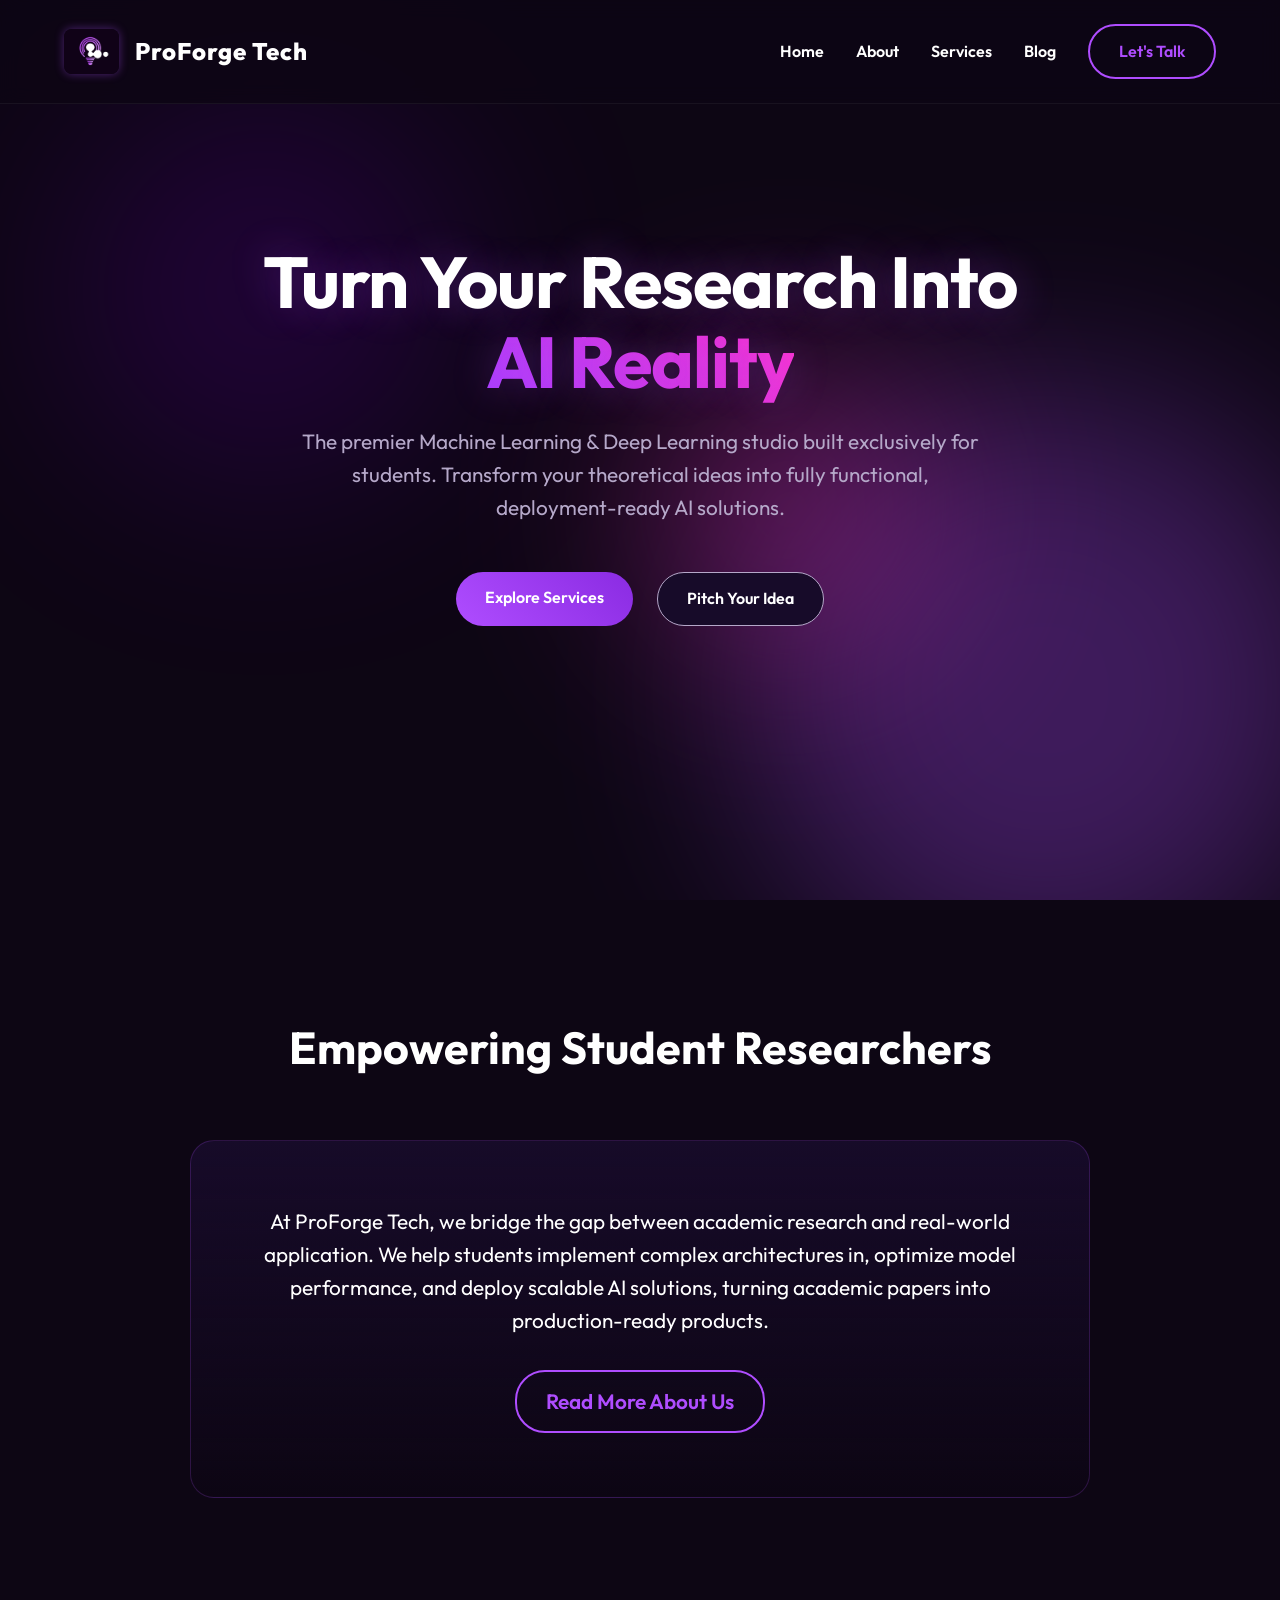
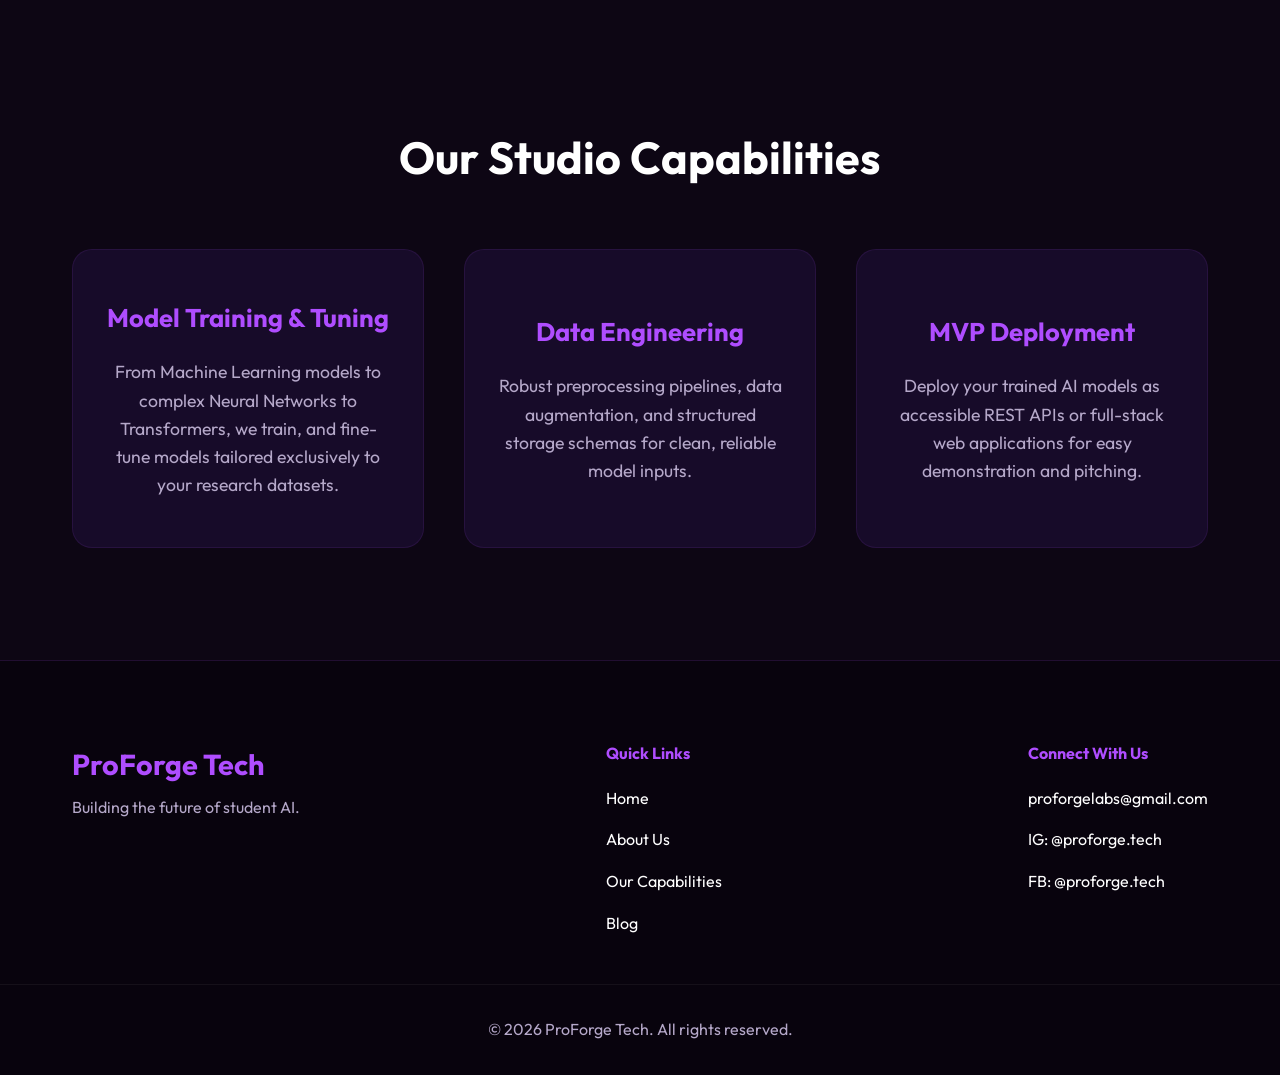
<file: index.html>
<!DOCTYPE html>
<html lang="en">

<head>
    <meta charset="UTF-8">
    <meta name="viewport" content="width=device-width, initial-scale=1.0">
    <title>ProForge Tech - Turn Your Research into AI Solutions</title>
    <meta name="description" content="ProForge Tech is a premier Machine Learning & Deep Learning studio helping students turn academic research into fully functional, deployment-ready AI solutions.">
    
    <!-- Open Graph / Facebook -->
    <meta property="og:type" content="website">
    <meta property="og:url" content="https://proforge.tech/">
    <meta property="og:title" content="ProForge Tech - Turn Your Research into AI Solutions">
    <meta property="og:description" content="ProForge Tech is a premier Machine Learning & Deep Learning studio helping students turn academic research into fully functional, deployment-ready AI solutions.">
    <meta property="og:image" content="https://proforge.tech/seo_banner.png">

    <!-- Twitter -->
    <meta property="twitter:card" content="summary_large_image">
    <meta property="twitter:url" content="https://proforge.tech/">
    <meta property="twitter:title" content="ProForge Tech - Turn Your Research into AI Solutions">
    <meta property="twitter:description" content="ProForge Tech is a premier Machine Learning & Deep Learning studio helping students turn academic research into fully functional, deployment-ready AI solutions.">
    <meta property="twitter:image" content="https://proforge.tech/seo_banner.png">

    <!-- Schema.org JSON-LD -->
    <script type="application/ld+json">
    {
      "@context": "https://schema.org",
      "@type": "Organization",
      "name": "ProForge Tech",
      "url": "https://proforge.tech",
      "logo": "https://proforge.tech/placeholder_logo.png",
      "description": "A premier Machine Learning & Deep Learning studio helping students turn academic research into fully functional, deployment-ready AI solutions.",
      "sameAs": [
        "https://instagram.com/proforge.tech",
        "https://facebook.com/proforge.tech"
      ]
    }
    </script>
    <link href="https://fonts.googleapis.com/css2?family=Outfit:wght@300;400;600;800&display=swap" rel="stylesheet">
    <link rel="stylesheet" href="styles.css">
</head>

<body>
    <header class="navbar">
        <div class="logo">
            <img src="placeholder_logo.png" alt="ProForge Tech Logo" id="brand-logo">
            <span>ProForge Tech</span>
        </div>
        <nav>
            <a href="index.html#home">Home</a>
            <a href="about.html">About</a>
            <a href="index.html#services">Services</a>
            <a href="blog.html">Blog</a>
            <a href="#contact" class="btn btn-outline">Let's Talk</a>
        </nav>
    </header>

    <main>
        <section class="hero" id="home">
            <div class="hero-content">
                <h1 class="glow-text">Turn Your Research Into <span class="highlight">AI Reality</span></h1>
                <p>The premier Machine Learning & Deep Learning studio built exclusively for students. Transform your
                    theoretical ideas into fully functional, deployment-ready AI solutions.</p>
                <div class="hero-buttons">
                    <a href="#services" class="btn btn-primary">Explore Services</a>
                    <a href="#contact" class="btn btn-secondary">Pitch Your Idea</a>
                </div>
            </div>
            <div class="floating-shapes">
                <!-- Abstract floating elements for ML vibe -->
                <div class="shape shape-1"></div>
                <div class="shape shape-2"></div>
                <div class="shape shape-3"></div>
            </div>
        </section>

        <section class="about" id="about">
            <div class="container">
                <h2>Empowering Student Researchers</h2>
                <div class="about-grid">
                    <div class="about-text">
                        <p>At ProForge Tech, we bridge the gap between academic research and real-world application. We
                            help students implement complex architectures in, optimize model performance, and deploy
                            scalable AI solutions, turning academic papers into production-ready products.</p>
                        <div style="margin-top: 2rem;">
                            <a href="about.html" class="btn btn-outline">Read More About Us</a>
                        </div>
                    </div>
                </div>
            </div>
        </section>

        <section class="services" id="services">
            <div class="container">
                <h2>Our Studio Capabilities</h2>
                <div class="service-grid">
                    <div class="service-card">
                        <h3>Model Training & Tuning</h3>
                        <p>From Machine Learning models to complex Neural Networks to Transformers, we
                            train, and fine-tune models
                            tailored exclusively to your research datasets.</p>
                    </div>
                    <div class="service-card">
                        <h3>Data Engineering</h3>
                        <p>Robust preprocessing pipelines, data augmentation, and structured storage schemas for clean,
                            reliable model inputs.</p>
                    </div>
                    <div class="service-card">
                        <h3>MVP Deployment</h3>
                        <p>Deploy your trained AI models as accessible REST APIs or full-stack web applications for easy
                            demonstration and pitching.</p>
                    </div>
                </div>
            </div>
        </section>
    </main>

    <footer id="contact">
        <div class="container footer-content">
            <div class="footer-brand">
                <h3>ProForge Tech</h3>
                <p>Building the future of student AI.</p>
            </div>
            <div class="footer-links">
                <h4 style="color: var(--accent-primary); margin-bottom: 0.2rem;">Quick Links</h4>
                <a href="index.html#home">Home</a>
                <a href="about.html">About Us</a>
                <a href="index.html#services">Our Capabilities</a>
                <a href="blog.html">Blog</a>
            </div>
            <div class="footer-links">
                <h4 style="color: var(--accent-primary); margin-bottom: 0.2rem;">Connect With Us</h4>
                <a href="mailto:proforgelabs@gmail.com">proforgelabs@gmail.com</a>
                <a href="https://instagram.com/proforge.tech" target="_blank" rel="noopener noreferrer">IG: @proforge.tech</a>
                <a href="https://facebook.com/proforge.tech" target="_blank" rel="noopener noreferrer">FB: @proforge.tech</a>
            </div>
        </div>
        <div class="footer-bottom">
            <p>&copy; 2026 ProForge Tech. All rights reserved.</p>
        </div>
    </footer>

    <script src="script.js"></script>
</body>

</html>
</file>
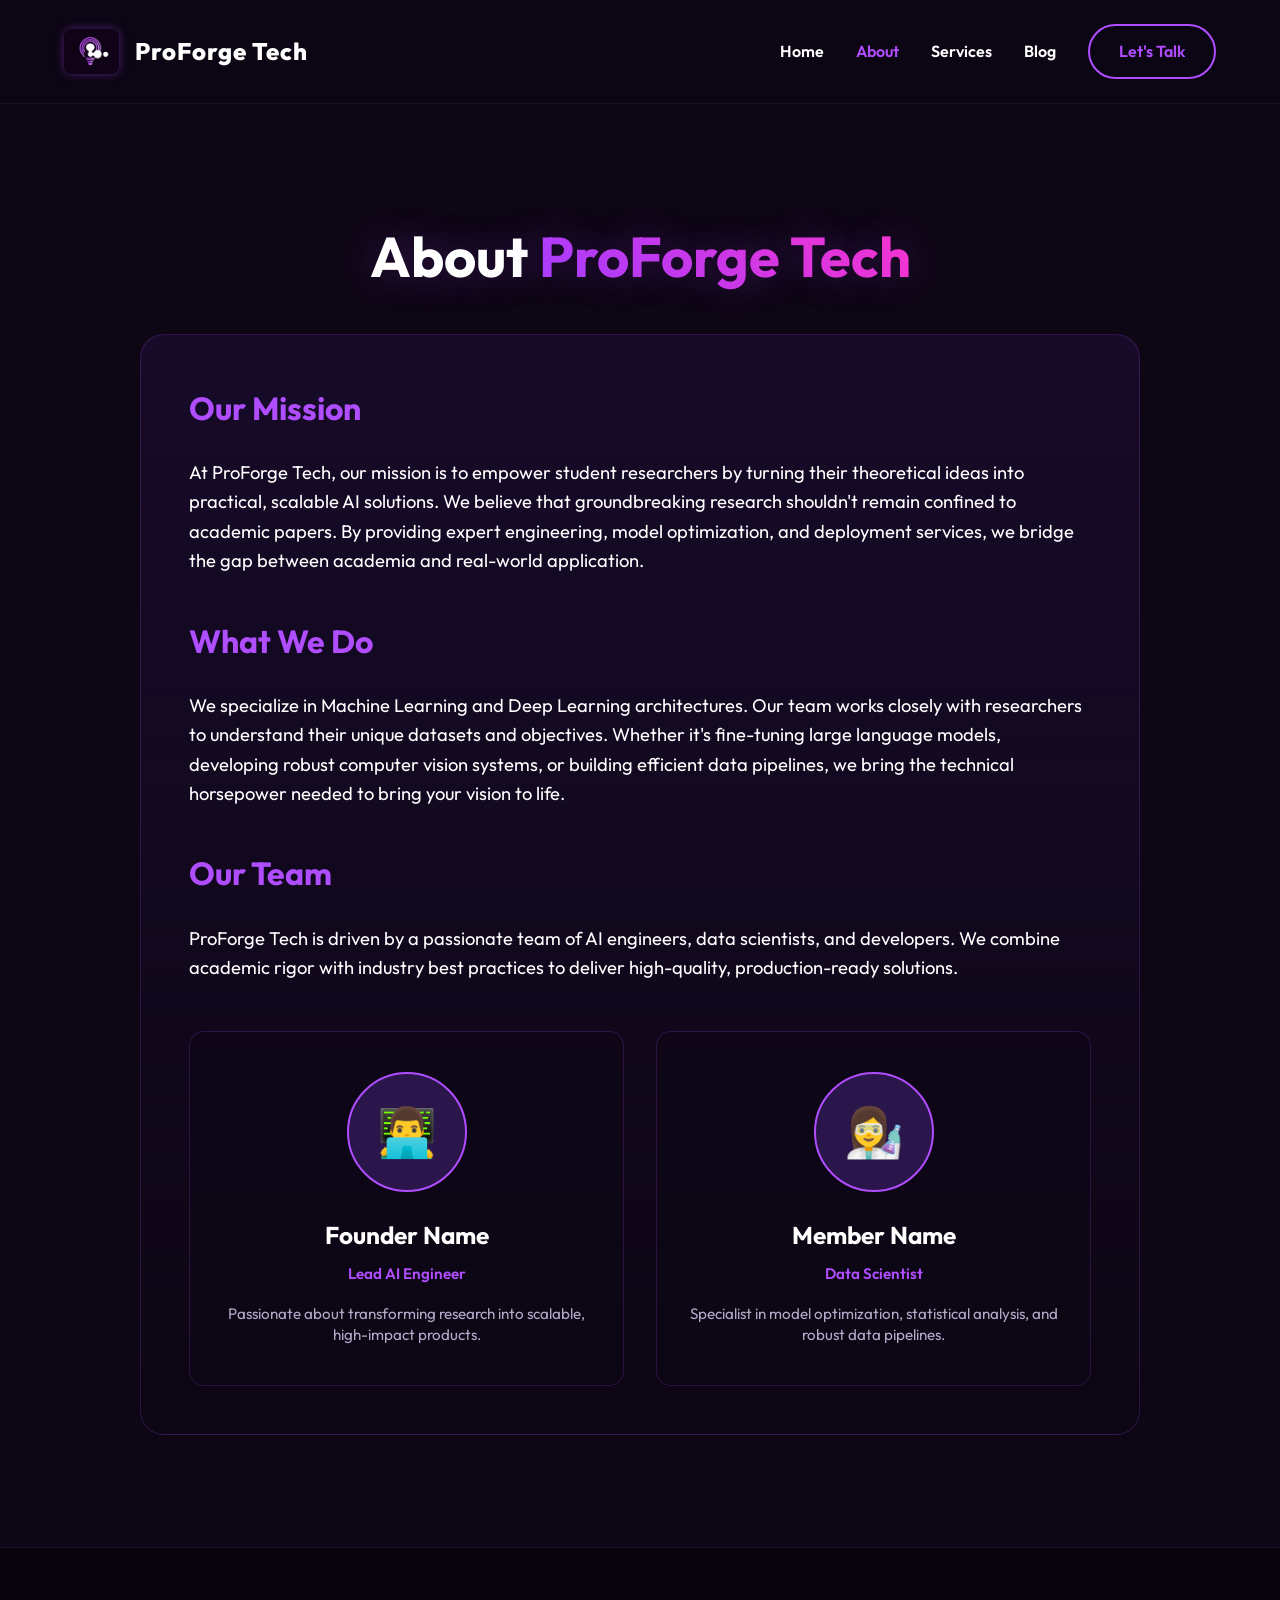
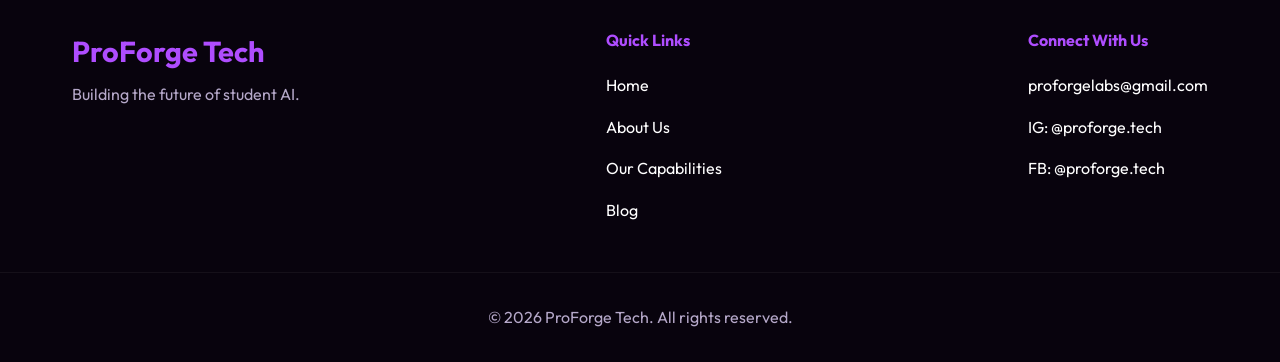
<file: about.html>
<!DOCTYPE html>
<html lang="en">

<head>
    <meta charset="UTF-8">
    <meta name="viewport" content="width=device-width, initial-scale=1.0">
    <title>About Us - ProForge Tech</title>
    <meta name="description"
        content="Learn more about ProForge Tech, our mission, and the team behind our AI solutions for student researchers.">

    <!-- Open Graph / Facebook -->
    <meta property="og:type" content="website">
    <meta property="og:url" content="https://proforge.tech/about.html">
    <meta property="og:title" content="About Us - ProForge Tech">
    <meta property="og:description"
        content="Learn more about ProForge Tech, our mission, and the team behind our AI solutions for student researchers.">
    <meta property="og:image" content="https://proforge.tech/seo_banner.png">

    <!-- Twitter -->
    <meta property="twitter:card" content="summary_large_image">
    <meta property="twitter:url" content="https://proforge.tech/about.html">
    <meta property="twitter:title" content="About Us - ProForge Tech">
    <meta property="twitter:description"
        content="Learn more about ProForge Tech, our mission, and the team behind our AI solutions for student researchers.">
    <meta property="twitter:image" content="https://proforge.tech/seo_banner.png">

    <link href="https://fonts.googleapis.com/css2?family=Outfit:wght@300;400;600;800&display=swap" rel="stylesheet">
    <link rel="stylesheet" href="styles.css">
</head>

<body>
    <header class="navbar">
        <div class="logo">
            <a href="index.html"
                style="display: flex; align-items: center; gap: 1rem; color: var(--text-main); text-decoration: none;">
                <img src="placeholder_logo.png" alt="ProForge Tech Logo" id="brand-logo">
                <span>ProForge Tech</span>
            </a>
        </div>
        <nav>
            <a href="index.html#home">Home</a>
            <a href="about.html" style="color: var(--accent-primary);">About</a>
            <a href="index.html#services">Services</a>
            <a href="blog.html">Blog</a>
            <a href="#contact" class="btn btn-outline">Let's Talk</a>
        </nav>
    </header>

    <main style="padding-top: 100px;">
        <section class="about-page">
            <div class="container">
                <h1 class="glow-text" style="text-align: center; font-size: 3.5rem; margin-bottom: 2rem;">About <span
                        class="highlight">ProForge Tech</span></h1>

                <div class="about-text" style="max-width: 1000px; padding: 3rem; text-align: left;">
                    <h2 style="font-size: 2rem; margin-bottom: 1.5rem; color: var(--accent-primary); text-align: left;">
                        Our Mission</h2>
                    <p style="text-align: left; margin-bottom: 2.5rem; font-size: 1.15rem;">
                        At ProForge Tech, our mission is to empower student researchers by turning their theoretical
                        ideas into practical, scalable AI solutions. We believe that groundbreaking research shouldn't
                        remain confined to academic papers. By providing expert engineering, model optimization, and
                        deployment services, we bridge the gap between academia and real-world application.
                    </p>

                    <h2 style="font-size: 2rem; margin-bottom: 1.5rem; color: var(--accent-primary); text-align: left;">
                        What We Do</h2>
                    <p style="text-align: left; margin-bottom: 2.5rem; font-size: 1.15rem;">
                        We specialize in Machine Learning and Deep Learning architectures. Our team works closely with
                        researchers to understand their unique datasets and objectives. Whether it's fine-tuning large
                        language models, developing robust computer vision systems, or building efficient data
                        pipelines, we bring the technical horsepower needed to bring your vision to life.
                    </p>

                    <h2 style="font-size: 2rem; margin-bottom: 1.5rem; color: var(--accent-primary); text-align: left;">
                        Our Team</h2>
                    <p style="text-align: left; margin-bottom: 2rem; font-size: 1.15rem;">
                        ProForge Tech is driven by a passionate team of AI engineers, data scientists, and developers.
                        We combine academic rigor with industry best practices to deliver high-quality, production-ready
                        solutions.
                    </p>

                    <div class="team-grid"
                        style="display: grid; grid-template-columns: repeat(auto-fit, minmax(250px, 1fr)); gap: 2rem; margin-top: 3rem;">
                        <div class="team-member"
                            style="background: rgba(13, 6, 20, 0.5); padding: 2.5rem 2rem; border-radius: 15px; border: 1px solid rgba(175, 77, 255, 0.2); text-align: center; transition: all 0.3s ease;">
                            <div
                                style="width: 120px; height: 120px; border-radius: 50%; background: #2a164a; margin: 0 auto 1.5rem; border: 2px solid var(--accent-primary); display: flex; align-items: center; justify-content: center; overflow: hidden;">
                                <!-- Placeholder for team member image -->
                                <span style="font-size: 3rem; color: var(--accent-primary);">👨‍💻</span>
                            </div>
                            <h3 style="color: var(--text-main); margin-bottom: 0.5rem;">Founder Name</h3>
                            <p
                                style="color: var(--accent-primary); font-size: 0.95rem; margin-bottom: 1rem; font-weight: 600;">
                                Lead AI Engineer</p>
                            <p style="color: var(--text-muted); font-size: 0.95rem; line-height: 1.4;">Passionate about
                                transforming research into scalable, high-impact products.</p>
                        </div>
                        <div class="team-member"
                            style="background: rgba(13, 6, 20, 0.5); padding: 2.5rem 2rem; border-radius: 15px; border: 1px solid rgba(175, 77, 255, 0.2); text-align: center; transition: all 0.3s ease;">
                            <div
                                style="width: 120px; height: 120px; border-radius: 50%; background: #2a164a; margin: 0 auto 1.5rem; border: 2px solid var(--accent-primary); display: flex; align-items: center; justify-content: center; overflow: hidden;">
                                <!-- Placeholder for team member image -->
                                <span style="font-size: 3rem; color: var(--accent-primary);">👩‍🔬</span>
                            </div>
                            <h3 style="color: var(--text-main); margin-bottom: 0.5rem;">Member Name</h3>
                            <p
                                style="color: var(--accent-primary); font-size: 0.95rem; margin-bottom: 1rem; font-weight: 600;">
                                Data Scientist</p>
                            <p style="color: var(--text-muted); font-size: 0.95rem; line-height: 1.4;">Specialist in
                                model optimization, statistical analysis, and robust data pipelines.</p>
                        </div>
                    </div>
                </div>
            </div>
        </section>
    </main>

    <footer id="contact">
        <div class="container footer-content">
            <div class="footer-brand">
                <h3>ProForge Tech</h3>
                <p>Building the future of student AI.</p>
            </div>
            <div class="footer-links">
                <h4 style="color: var(--accent-primary); margin-bottom: 0.2rem;">Quick Links</h4>
                <a href="index.html#home">Home</a>
                <a href="about.html">About Us</a>
                <a href="index.html#services">Our Capabilities</a>
                <a href="blog.html">Blog</a>
            </div>
            <div class="footer-links">
                <h4 style="color: var(--accent-primary); margin-bottom: 0.2rem;">Connect With Us</h4>
                <a href="mailto:proforgelabs@gmail.com">proforgelabs@gmail.com</a>
                <a href="https://instagram.com/proforge.tech" target="_blank" rel="noopener noreferrer">IG:
                    @proforge.tech</a>
                <a href="https://facebook.com/proforge.tech" target="_blank" rel="noopener noreferrer">FB:
                    @proforge.tech</a>
            </div>
        </div>
        <div class="footer-bottom">
            <p>&copy; 2026 ProForge Tech. All rights reserved.</p>
        </div>
    </footer>

    <script src="script.js"></script>
</body>

</html>
</file>
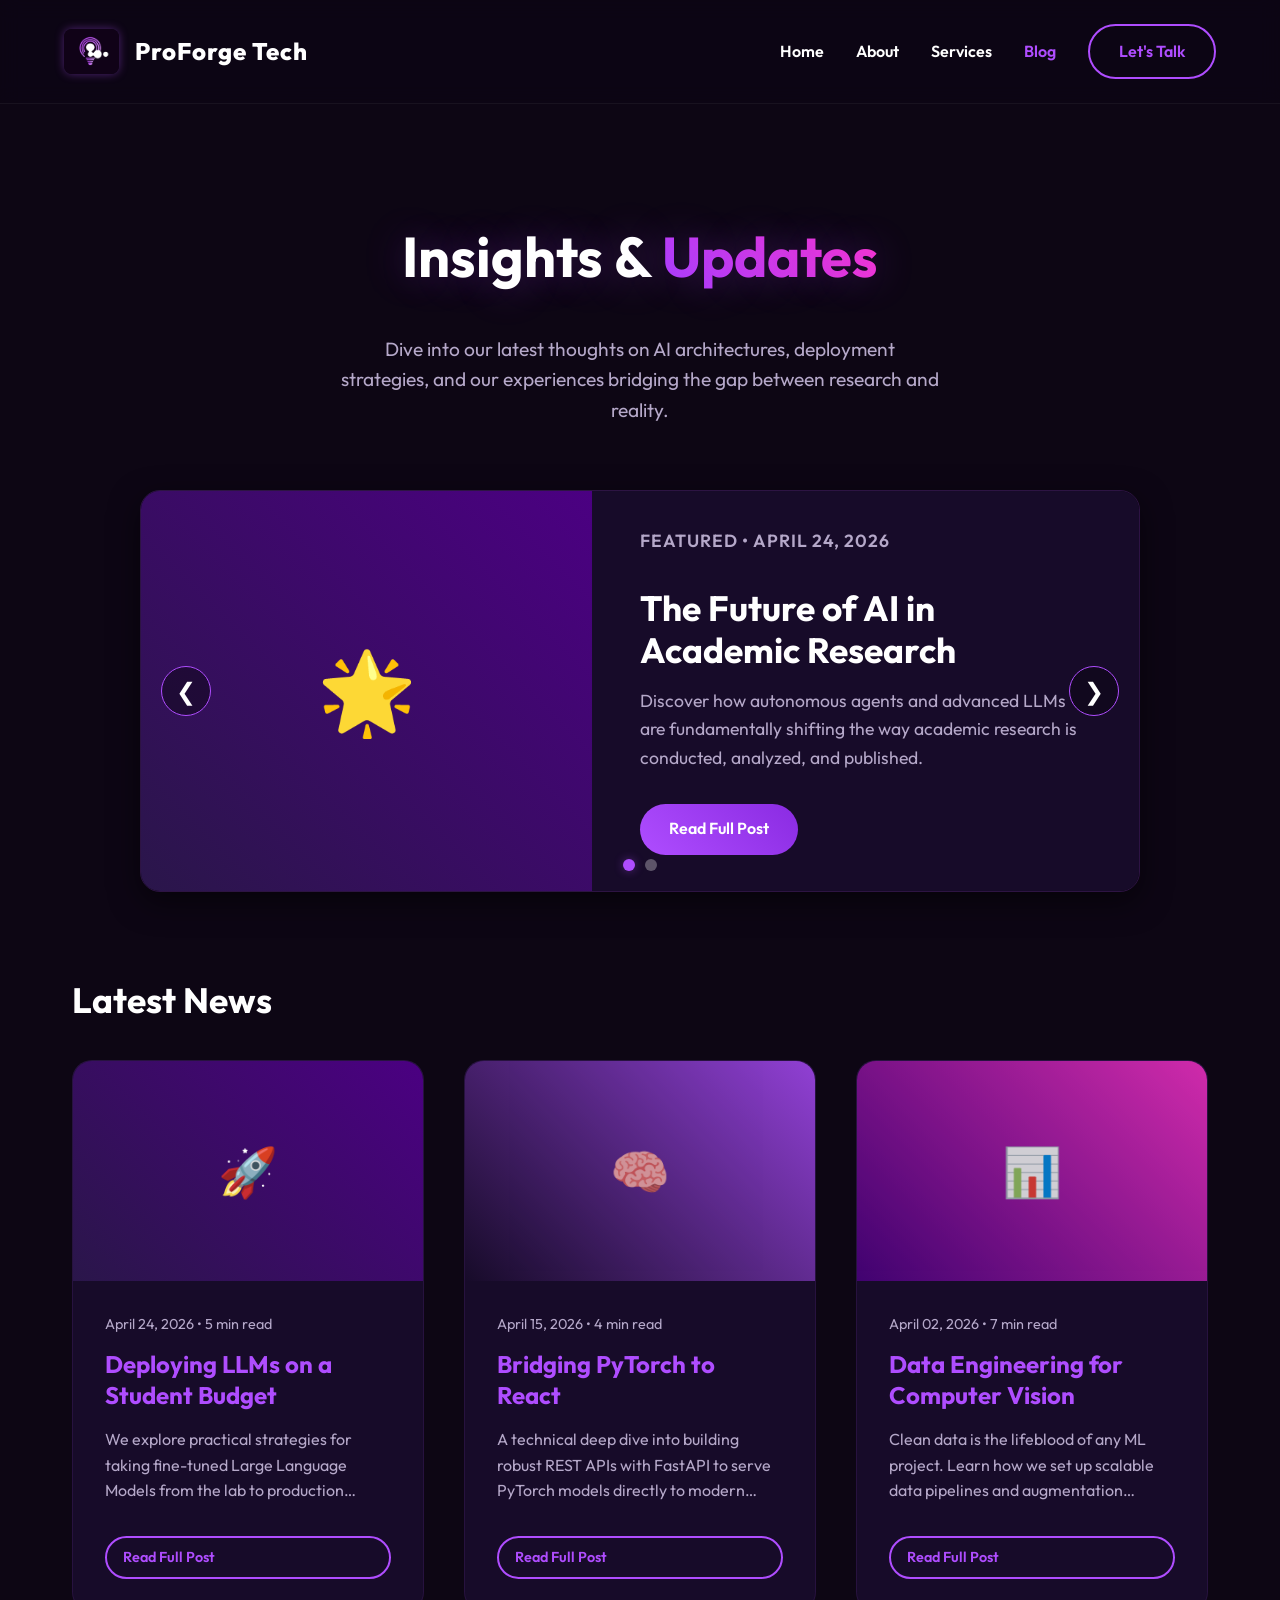
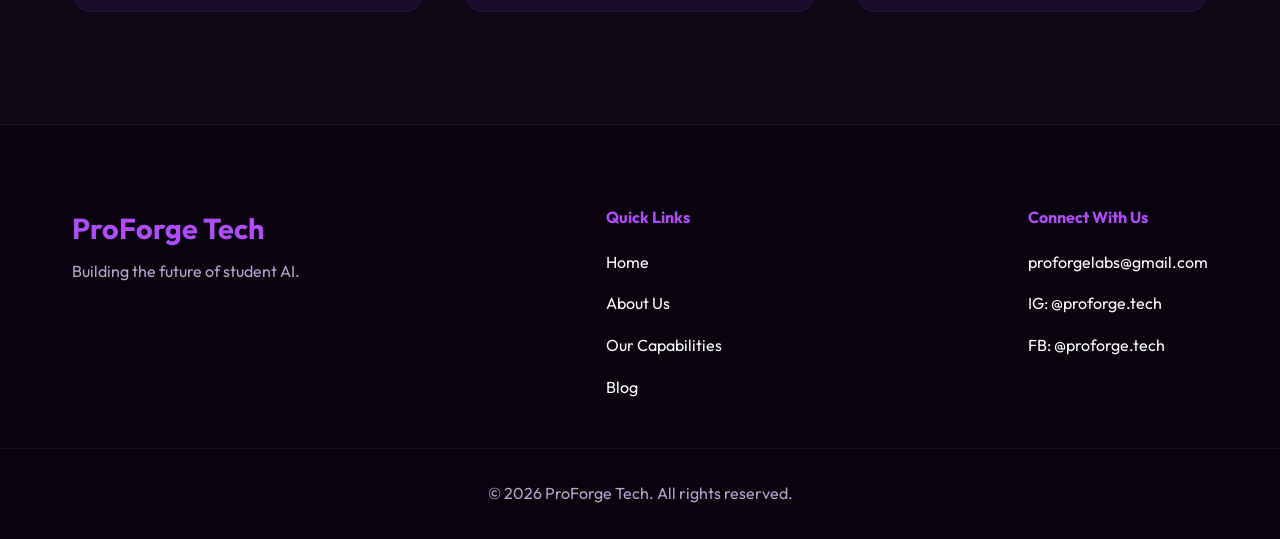
<file: blog.html>
<!DOCTYPE html>
<html lang="en">

<head>
    <meta charset="UTF-8">
    <meta name="viewport" content="width=device-width, initial-scale=1.0">
    <title>Blog - ProForge Tech</title>
    <meta name="description"
        content="Read the latest insights, research discussions, and AI engineering updates from the ProForge Tech team.">

    <!-- Open Graph / Facebook -->
    <meta property="og:type" content="website">
    <meta property="og:url" content="https://proforge.tech/blog.html">
    <meta property="og:title" content="Blog - ProForge Tech">
    <meta property="og:description"
        content="Read the latest insights, research discussions, and AI engineering updates from the ProForge Tech team.">
    <meta property="og:image" content="https://proforge.tech/seo_banner.png">

    <!-- Twitter -->
    <meta property="twitter:card" content="summary_large_image">
    <meta property="twitter:url" content="https://proforge.tech/blog.html">
    <meta property="twitter:title" content="Blog - ProForge Tech">
    <meta property="twitter:description"
        content="Read the latest insights, research discussions, and AI engineering updates from the ProForge Tech team.">
    <meta property="twitter:image" content="https://proforge.tech/seo_banner.png">

    <link href="https://fonts.googleapis.com/css2?family=Outfit:wght@300;400;600;800&display=swap" rel="stylesheet">
    <link rel="stylesheet" href="styles.css">
</head>

<body>
    <header class="navbar">
        <div class="logo">
            <a href="index.html"
                style="display: flex; align-items: center; gap: 1rem; color: var(--text-main); text-decoration: none;">
                <img src="placeholder_logo.png" alt="ProForge Tech Logo" id="brand-logo">
                <span>ProForge Tech</span>
            </a>
        </div>
        <nav>
            <a href="index.html#home">Home</a>
            <a href="about.html">About</a>
            <a href="index.html#services">Services</a>
            <a href="blog.html" style="color: var(--accent-primary);">Blog</a>
            <a href="#contact" class="btn btn-outline">Let's Talk</a>
        </nav>
    </header>

    <main style="padding-top: 100px;">
        <section class="blog-page">
            <div class="container">
                <h1 class="glow-text" style="text-align: center; font-size: 3.5rem; margin-bottom: 2rem;">Insights &
                    <span class="highlight">Updates</span>
                </h1>
                <p
                    style="text-align: center; color: var(--text-muted); font-size: 1.2rem; margin-bottom: 4rem; max-width: 600px; margin-left: auto; margin-right: auto;">
                    Dive into our latest thoughts on AI architectures, deployment strategies, and our experiences
                    bridging the gap between research and reality.
                </p>

                <div class="carousel-container">
                    <div class="carousel-inner" id="blog-carousel">
                        <div class="carousel-item">
                            <div class="carousel-item-image">🌟</div>
                            <div class="carousel-item-content">
                                <p class="carousel-meta">Featured • April 24, 2026</p>
                                <h2>The Future of AI in Academic Research</h2>
                                <p>Discover how autonomous agents and advanced LLMs are fundamentally shifting the way
                                    academic research is conducted, analyzed, and published.</p>
                                <div style="margin-top: auto;"><a href="post-future-ai.html"
                                        class="btn btn-primary">Read Full Post</a></div>
                            </div>
                        </div>
                        <div class="carousel-item">
                            <div class="carousel-item-image">⚙️</div>
                            <div class="carousel-item-content">
                                <p class="carousel-meta">Engineering • April 18, 2026</p>
                                <h2>Optimizing Transformer Models</h2>
                                <p>A deep dive into techniques for reducing memory overhead and inference latency when
                                    running large transformer models on consumer hardware.</p>
                                <div style="margin-top: auto;"><a href="post-optimizing-transformers.html"
                                        class="btn btn-primary">Read Full Post</a></div>
                            </div>
                        </div>
                    </div>
                    <div class="carousel-control prev" id="carousel-prev">❮</div>
                    <div class="carousel-control next" id="carousel-next">❯</div>
                    <div class="carousel-indicators" id="carousel-indicators">
                        <div class="indicator active" data-slide="0"></div>
                        <div class="indicator" data-slide="1"></div>
                    </div>
                </div>

                <h2 style="font-size: 2.2rem; margin: 4rem 0 2rem; color: var(--text-main); text-align: left;">Latest
                    News</h2>
                <div class="blog-grid">

                    <!-- Blog Post 1 -->
                    <article class="blog-card">
                        <div class="blog-image" style="background: linear-gradient(45deg, #2a164a, #4b0082);">
                            <span style="font-size: 3rem;">🚀</span>
                        </div>
                        <div class="blog-content">
                            <p class="blog-meta">April 24, 2026 • 5 min read</p>
                            <h3>Deploying LLMs on a Student Budget</h3>
                            <p class="blog-excerpt">
                                We explore practical strategies for taking fine-tuned Large Language Models from the lab
                                to production without breaking the bank. From quantization to serverless architectures,
                                here is how we do it at ProForge Tech.
                            </p>
                            <a href="#" class="btn btn-outline" style="padding: 0.5rem 1rem; font-size: 0.9rem;">Read
                                Full Post</a>
                        </div>
                    </article>

                    <!-- Blog Post 2 -->
                    <article class="blog-card">
                        <div class="blog-image"
                            style="background: linear-gradient(45deg, #170b29, var(--accent-primary)); opacity: 0.8;">
                            <span style="font-size: 3rem;">🧠</span>
                        </div>
                        <div class="blog-content">
                            <p class="blog-meta">April 15, 2026 • 4 min read</p>
                            <h3>Bridging PyTorch to React</h3>
                            <p class="blog-excerpt">
                                A technical deep dive into building robust REST APIs with FastAPI to serve PyTorch
                                models directly to modern React frontends. We share our boilerplate setup and best
                                practices.
                            </p>
                            <a href="#" class="btn btn-outline" style="padding: 0.5rem 1rem; font-size: 0.9rem;">Read
                                Full Post</a>
                        </div>
                    </article>

                    <!-- Blog Post 3 -->
                    <article class="blog-card">
                        <div class="blog-image"
                            style="background: linear-gradient(45deg, #4b0082, var(--accent-secondary)); opacity: 0.8;">
                            <span style="font-size: 3rem;">📊</span>
                        </div>
                        <div class="blog-content">
                            <p class="blog-meta">April 02, 2026 • 7 min read</p>
                            <h3>Data Engineering for Computer Vision</h3>
                            <p class="blog-excerpt">
                                Clean data is the lifeblood of any ML project. Learn how we set up scalable data
                                pipelines and augmentation strategies for complex computer vision research projects.
                            </p>
                            <a href="#" class="btn btn-outline" style="padding: 0.5rem 1rem; font-size: 0.9rem;">Read
                                Full Post</a>
                        </div>
                    </article>

                </div>
            </div>
        </section>
    </main>

    <footer id="contact">
        <div class="container footer-content">
            <div class="footer-brand">
                <h3>ProForge Tech</h3>
                <p>Building the future of student AI.</p>
            </div>
            <div class="footer-links">
                <h4 style="color: var(--accent-primary); margin-bottom: 0.2rem;">Quick Links</h4>
                <a href="index.html#home">Home</a>
                <a href="about.html">About Us</a>
                <a href="index.html#services">Our Capabilities</a>
                <a href="blog.html">Blog</a>
            </div>
            <div class="footer-links">
                <h4 style="color: var(--accent-primary); margin-bottom: 0.2rem;">Connect With Us</h4>
                <a href="mailto:proforgelabs@gmail.com">proforgelabs@gmail.com</a>
                <a href="https://instagram.com/proforge.tech" target="_blank" rel="noopener noreferrer">IG:
                    @proforge.tech</a>
                <a href="https://facebook.com/proforge.tech" target="_blank" rel="noopener noreferrer">FB:
                    @proforge.tech</a>
            </div>
        </div>
        <div class="footer-bottom">
            <p>&copy; 2026 ProForge Tech. All rights reserved.</p>
        </div>
    </footer>

    <script src="script.js"></script>
</body>

</html>
</file>
<file: styles.css>
:root {
    --bg-color: #0d0614;
    --card-bg: #170b29;
    --accent-primary: #af4dff;
    --accent-secondary: #ff33cc;
    --text-main: #ffffff;
    --text-muted: #b5a8c9;
    --glow-color: rgba(175, 77, 255, 0.4);
}

* {
    margin: 0;
    padding: 0;
    box-sizing: border-box;
}

body {
    background-color: var(--bg-color);
    color: var(--text-main);
    font-family: 'Outfit', sans-serif;
    line-height: 1.6;
    overflow-x: hidden;
}

a {
    text-decoration: none;
    color: var(--text-main);
    transition: color 0.3s;
}

a:hover {
    color: var(--accent-primary);
}

.container {
    max-width: 1200px;
    margin: 0 auto;
    padding: 0 2rem;
}

/* Navbar */
.navbar {
    display: flex;
    justify-content: space-between;
    align-items: center;
    padding: 1.5rem 5%;
    background: rgba(13, 6, 20, 0.85);
    backdrop-filter: blur(10px);
    position: fixed;
    top: 0;
    width: 100%;
    z-index: 1000;
    border-bottom: 1px solid rgba(255, 255, 255, 0.05);
}

.logo {
    display: flex;
    align-items: center;
    gap: 1rem;
    font-size: 1.5rem;
    font-weight: 800;
    color: var(--text-main);
    letter-spacing: 1px;
}

.logo img {
    height: 45px;
    width: auto;
    border-radius: 8px;
    box-shadow: 0 0 10px var(--glow-color);
}

nav {
    display: flex;
    gap: 2rem;
    align-items: center;
}

nav a {
    font-weight: 600;
}

.btn {
    padding: 0.8rem 1.8rem;
    border-radius: 30px;
    font-weight: 600;
    transition: all 0.3s ease;
    cursor: pointer;
    border: none;
    display: inline-block;
}

.btn-outline {
    background: transparent;
    border: 2px solid var(--accent-primary);
    color: var(--accent-primary);
}

.btn-outline:hover {
    background: var(--accent-primary);
    color: var(--text-main);
    box-shadow: 0 0 15px var(--glow-color);
}

.btn-primary {
    background: linear-gradient(45deg, var(--accent-primary), #8a2be2);
    color: white;
}

.btn-primary:hover {
    box-shadow: 0 0 20px var(--glow-color);
    transform: translateY(-2px);
}

.btn-secondary {
    background: var(--card-bg);
    color: var(--text-main);
    border: 1px solid var(--text-muted);
}

.btn-secondary:hover {
    background: #251242;
    border-color: var(--accent-primary);
}

/* Hero Section */
.hero {
    min-height: 100vh;
    display: flex;
    align-items: center;
    justify-content: center;
    position: relative;
    padding-top: 80px;
    text-align: center;
}

.hero-content {
    max-width: 850px;
    z-index: 2;
    padding: 2rem;
}

.hero h1 {
    font-size: 4.5rem;
    line-height: 1.1;
    margin-bottom: 1.5rem;
    letter-spacing: -1px;
}

.highlight {
    background: linear-gradient(45deg, #a73eff, #ff33cc);
    -webkit-background-clip: text;
    -webkit-text-fill-color: transparent;
}

.glow-text {
    text-shadow: 0 0 40px rgba(175, 77, 255, 0.3);
}

.hero p {
    font-size: 1.3rem;
    color: var(--text-muted);
    margin-bottom: 3rem;
    max-width: 700px;
    margin-left: auto;
    margin-right: auto;
}

.hero-buttons {
    display: flex;
    gap: 1.5rem;
    justify-content: center;
}

/* Abstract Floating Shapes */
.floating-shapes {
    position: absolute;
    top: 0;
    left: 0;
    width: 100%;
    height: 100%;
    overflow: hidden;
    z-index: 1;
    pointer-events: none;
}

.shape {
    position: absolute;
    filter: blur(100px);
    border-radius: 50%;
    opacity: 0.3;
    animation: float 12s infinite alternate ease-in-out;
}

.shape-1 {
    width: 400px;
    height: 400px;
    background: #4b0082;
    top: 10%;
    left: 5%;
}

.shape-2 {
    width: 600px;
    height: 600px;
    background: var(--accent-primary);
    bottom: -10%;
    right: -5%;
    animation-delay: -5s;
}

.shape-3 {
    width: 300px;
    height: 300px;
    background: var(--accent-secondary);
    top: 40%;
    left: 50%;
    animation-duration: 20s;
}

@keyframes float {
    0% {
        transform: translate(0, 0) scale(1);
    }

    100% {
        transform: translate(40px, -60px) scale(1.1);
    }
}

/* Sections General */
section {
    padding: 7rem 0;
    position: relative;
    z-index: 2;
}

h2 {
    font-size: 2.8rem;
    margin-bottom: 3.5rem;
    text-align: center;
    color: var(--text-main);
}

/* About & Services Grid */
.service-grid {
    display: grid;
    grid-template-columns: repeat(auto-fit, minmax(320px, 1fr));
    gap: 2.5rem;
}

.service-card {
    background: var(--card-bg);
    padding: 3rem 2rem;
    border-radius: 20px;
    border: 1px solid rgba(175, 77, 255, 0.1);
    transition: transform 0.4s cubic-bezier(0.175, 0.885, 0.32, 1.275), box-shadow 0.4s, border-color 0.4s;
    display: flex;
    flex-direction: column;
    justify-content: center;
}

.service-card:hover {
    transform: translateY(-15px);
    box-shadow: 0 15px 40px rgba(0, 0, 0, 0.6);
    border-color: var(--accent-primary);
}

.service-card h3 {
    font-size: 1.6rem;
    margin-bottom: 1.2rem;
    color: var(--accent-primary);
    text-align: center;
}

.service-card p {
    color: var(--text-muted);
    font-size: 1.1rem;
    text-align: center;
}

.about-text {
    background: linear-gradient(180deg, var(--card-bg), transparent);
    padding: 4rem;
    border-radius: 24px;
    text-align: center;
    border: 1px solid rgba(175, 77, 255, 0.2);
    font-size: 1.3rem;
    max-width: 900px;
    margin: 0 auto;
}

.about-text strong {
    color: var(--accent-primary);
}

/* Footer */
footer {
    background: #08030d;
    padding: 5rem 0 2rem;
    border-top: 1px solid rgba(175, 77, 255, 0.15);
    position: relative;
    z-index: 2;
}

.footer-content {
    display: flex;
    justify-content: space-between;
    margin-bottom: 3rem;
    flex-wrap: wrap;
    gap: 2rem;
}

.footer-brand h3 {
    font-size: 1.8rem;
    margin-bottom: 0.5rem;
    color: var(--accent-primary);
}

.footer-brand p {
    color: var(--text-muted);
}

.footer-links {
    display: flex;
    flex-direction: column;
    gap: 1rem;
}

.footer-links a:hover {
    padding-left: 5px;
    color: var(--accent-primary);
}

.footer-bottom {
    text-align: center;
    color: var(--text-muted);
    font-size: 1rem;
    border-top: 1px solid rgba(255, 255, 255, 0.05);
    padding-top: 2rem;
}

/* Responsive */
@media (max-width: 768px) {
    .hero h1 {
        font-size: 3rem;
    }

    nav {
        display: none;
    }

    .footer-content {
        flex-direction: column;
        text-align: center;
    }
    
    .blog-grid {
        grid-template-columns: 1fr;
    }
}

/* Blog Page Styles */
.blog-grid {
    display: grid;
    grid-template-columns: repeat(auto-fit, minmax(320px, 1fr));
    gap: 2.5rem;
}

.blog-card {
    background: var(--card-bg);
    border-radius: 20px;
    border: 1px solid rgba(175, 77, 255, 0.1);
    overflow: hidden;
    transition: all 0.4s cubic-bezier(0.175, 0.885, 0.32, 1.275);
    display: flex;
    flex-direction: column;
}

.blog-card:hover {
    transform: translateY(-10px);
    box-shadow: 0 15px 30px rgba(0, 0, 0, 0.5);
    border-color: var(--accent-primary);
}

.blog-image {
    height: 220px;
    display: flex;
    align-items: center;
    justify-content: center;
    background: #2a164a;
}

.blog-content {
    padding: 2rem;
    flex-grow: 1;
    display: flex;
    flex-direction: column;
}

.blog-meta {
    color: var(--text-muted);
    font-size: 0.9rem;
    margin-bottom: 0.8rem;
}

.blog-content h3 {
    color: var(--accent-primary);
    font-size: 1.5rem;
    margin-bottom: 1rem;
    line-height: 1.3;
}

.blog-excerpt {
    color: var(--text-muted);
    margin-bottom: 2rem;
    display: -webkit-box;
    -webkit-line-clamp: 3;
    -webkit-box-orient: vertical;
    overflow: hidden;
    flex-grow: 1;
}

/* Carousel Styles */
.carousel-container {
    position: relative;
    max-width: 1000px;
    margin: 0 auto 5rem;
    overflow: hidden;
    border-radius: 20px;
    border: 1px solid rgba(175, 77, 255, 0.2);
    box-shadow: 0 10px 30px rgba(0, 0, 0, 0.5);
}

.carousel-inner {
    display: flex;
    transition: transform 0.5s ease-in-out;
    height: 400px;
}

.carousel-item {
    min-width: 100%;
    display: flex;
    align-items: center;
    background: var(--card-bg);
    position: relative;
}

.carousel-item-image {
    flex: 1;
    height: 100%;
    display: flex;
    align-items: center;
    justify-content: center;
    background: linear-gradient(45deg, #2a164a, #4b0082);
    font-size: 5rem;
}

.carousel-item-content {
    flex: 1;
    padding: 3rem;
    display: flex;
    flex-direction: column;
    justify-content: center;
}

.carousel-meta {
    color: var(--text-muted);
    font-size: 0.9rem;
    margin-bottom: 1rem;
    text-transform: uppercase;
    letter-spacing: 1px;
    font-weight: 600;
}

.carousel-item-content h2 {
    font-size: 2.2rem;
    margin-bottom: 1rem;
    text-align: left;
    color: var(--text-main);
    line-height: 1.2;
}

.carousel-item-content p {
    color: var(--text-muted);
    margin-bottom: 2rem;
    font-size: 1.1rem;
    display: -webkit-box;
    -webkit-line-clamp: 3;
    -webkit-box-orient: vertical;
    overflow: hidden;
}

.carousel-control {
    position: absolute;
    top: 50%;
    transform: translateY(-50%);
    background: rgba(13, 6, 20, 0.5);
    border: 1px solid var(--accent-primary);
    color: white;
    width: 50px;
    height: 50px;
    border-radius: 50%;
    display: flex;
    align-items: center;
    justify-content: center;
    cursor: pointer;
    transition: all 0.3s;
    z-index: 10;
    font-size: 1.5rem;
}

.carousel-control:hover {
    background: var(--accent-primary);
    box-shadow: 0 0 15px var(--glow-color);
}

.carousel-control.prev {
    left: 20px;
}

.carousel-control.next {
    right: 20px;
}

.carousel-indicators {
    position: absolute;
    bottom: 20px;
    left: 50%;
    transform: translateX(-50%);
    display: flex;
    gap: 10px;
    z-index: 10;
}

.indicator {
    width: 12px;
    height: 12px;
    border-radius: 50%;
    background: rgba(255, 255, 255, 0.3);
    cursor: pointer;
    transition: all 0.3s;
}

.indicator.active {
    background: var(--accent-primary);
    box-shadow: 0 0 10px var(--glow-color);
}

/* Individual Blog Post Styles */
.post-header {
    text-align: center;
    margin-bottom: 3rem;
}

.post-meta {
    color: var(--accent-primary);
    font-weight: 600;
    margin-bottom: 1rem;
    font-size: 1.1rem;
}

.post-title {
    font-size: 4rem;
    line-height: 1.1;
    margin-bottom: 2rem;
    text-align: center;
}

.post-hero-image {
    width: 100%;
    height: 400px;
    border-radius: 20px;
    background: linear-gradient(45deg, #170b29, #2a164a);
    display: flex;
    align-items: center;
    justify-content: center;
    font-size: 6rem;
    margin-bottom: 4rem;
    border: 1px solid rgba(175, 77, 255, 0.2);
    box-shadow: 0 10px 30px rgba(0,0,0,0.3);
}

.post-content {
    max-width: 800px;
    margin: 0 auto;
    font-size: 1.2rem;
    color: var(--text-muted);
    line-height: 1.8;
}

.post-content h2 {
    color: var(--text-main);
    font-size: 2.2rem;
    margin: 3rem 0 1.5rem;
    text-align: left;
}

.post-content p {
    margin-bottom: 1.5rem;
}

.post-content ul, .post-content ol {
    margin-bottom: 1.5rem;
    padding-left: 2rem;
}

.post-content li {
    margin-bottom: 0.5rem;
}

@media (max-width: 768px) {
    .carousel-item {
        flex-direction: column;
    }
    .carousel-item-image {
        flex: 0.5;
        width: 100%;
    }
    .carousel-item-content {
        flex: 0.5;
        padding: 2rem;
    }
    .carousel-inner {
        height: 500px;
    }
    .post-title {
        font-size: 2.5rem;
    }
}
</file>
